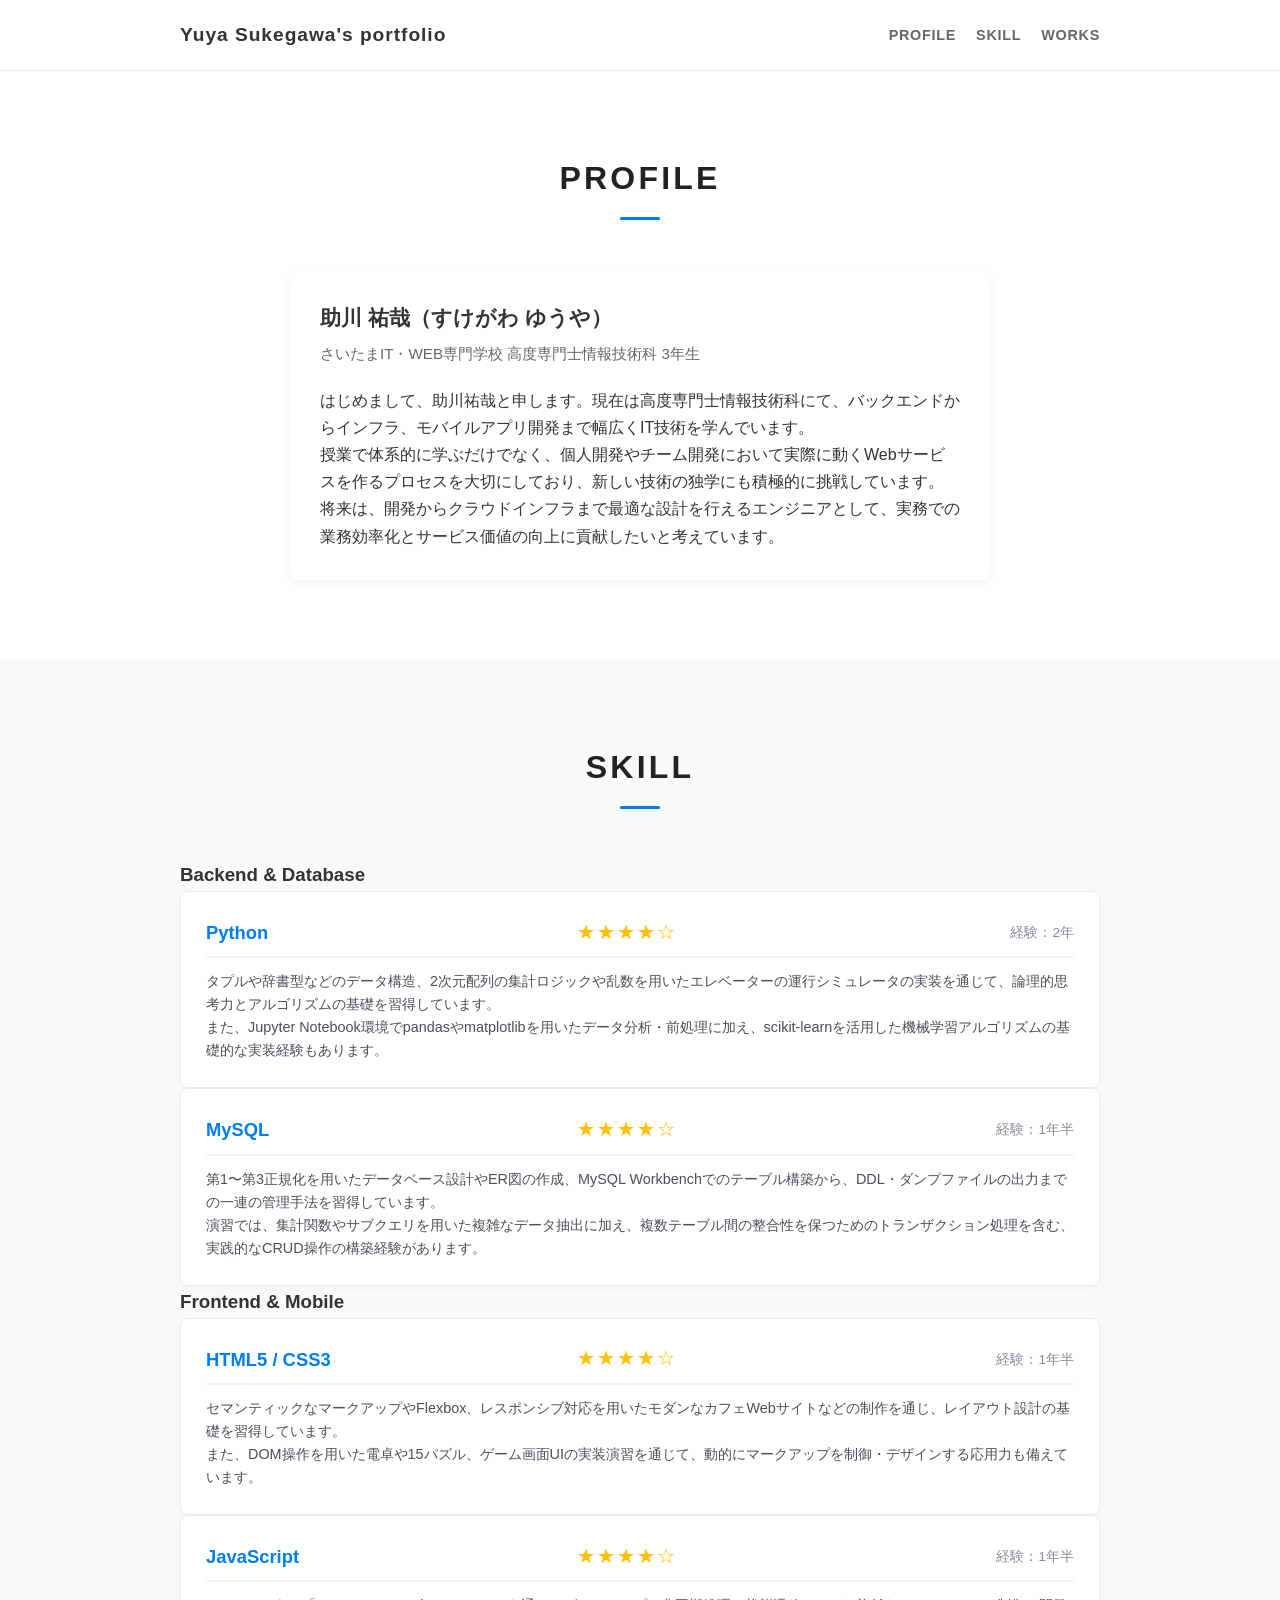
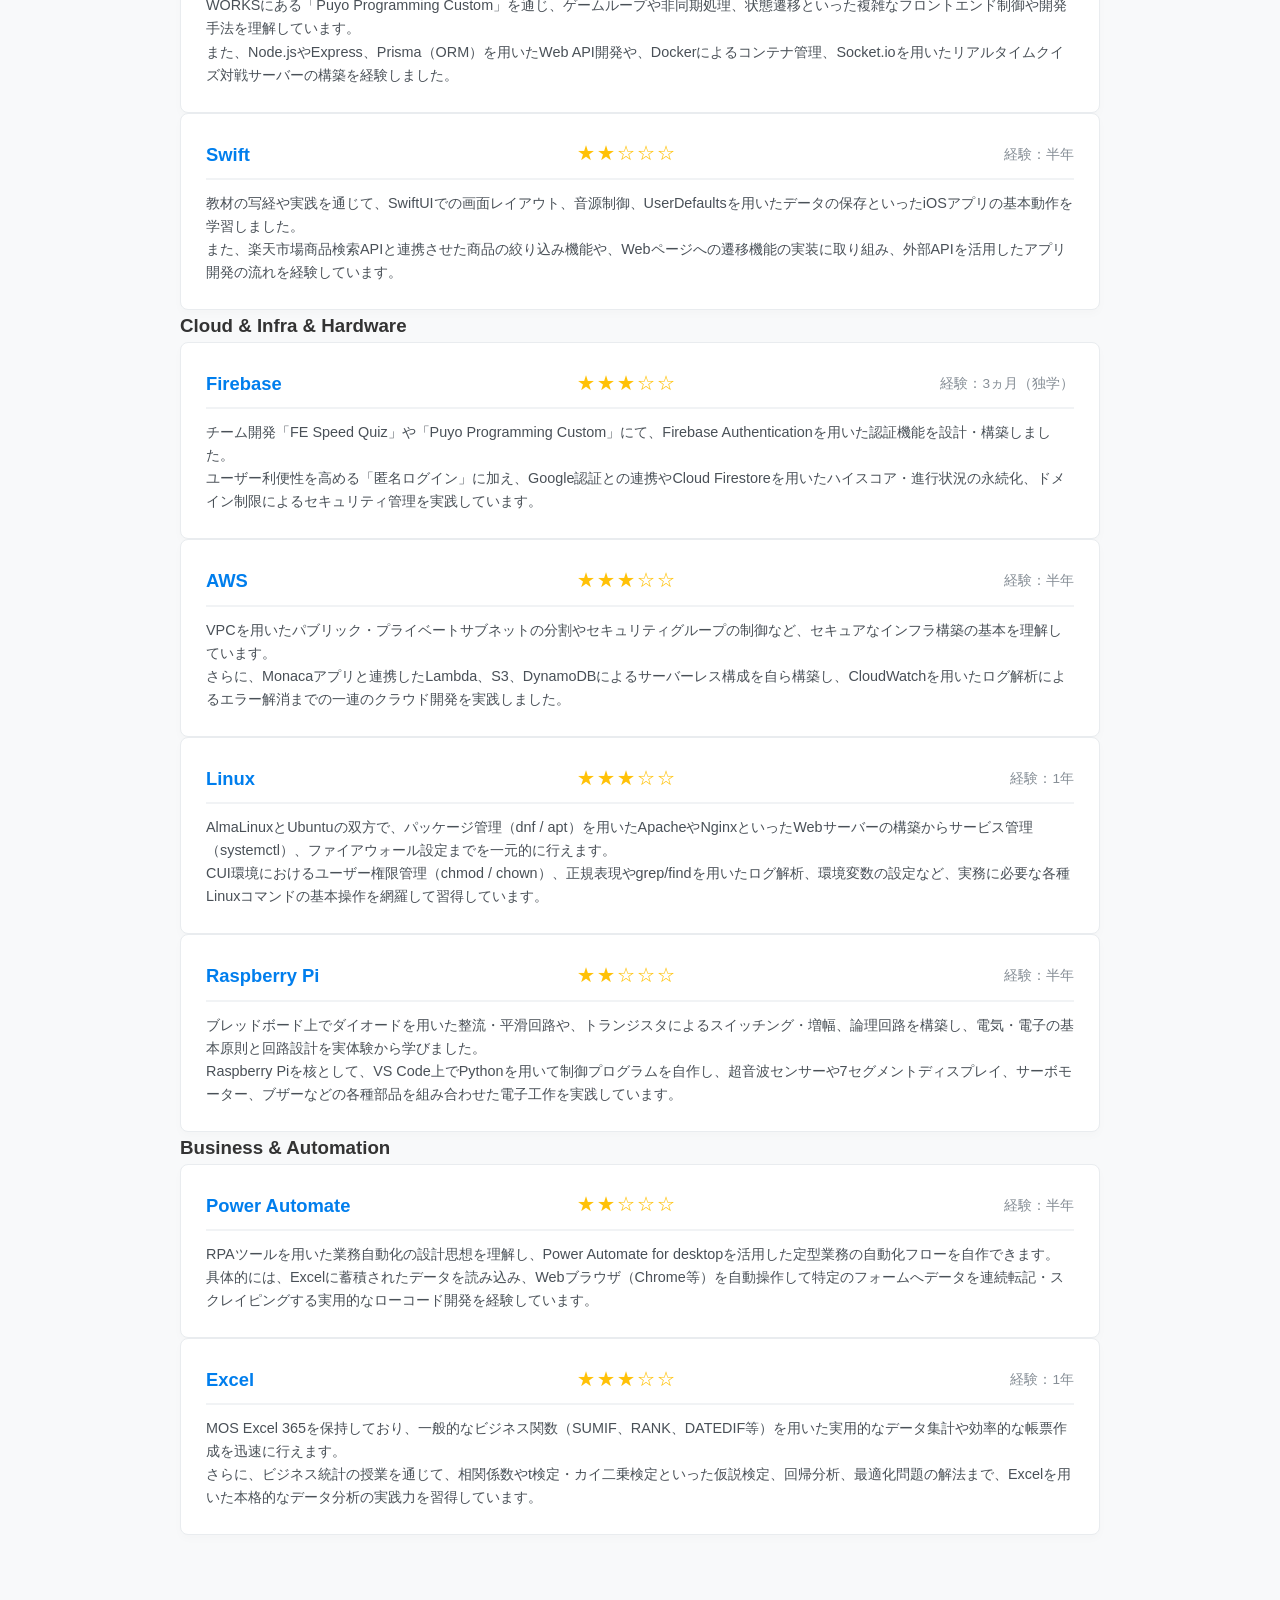
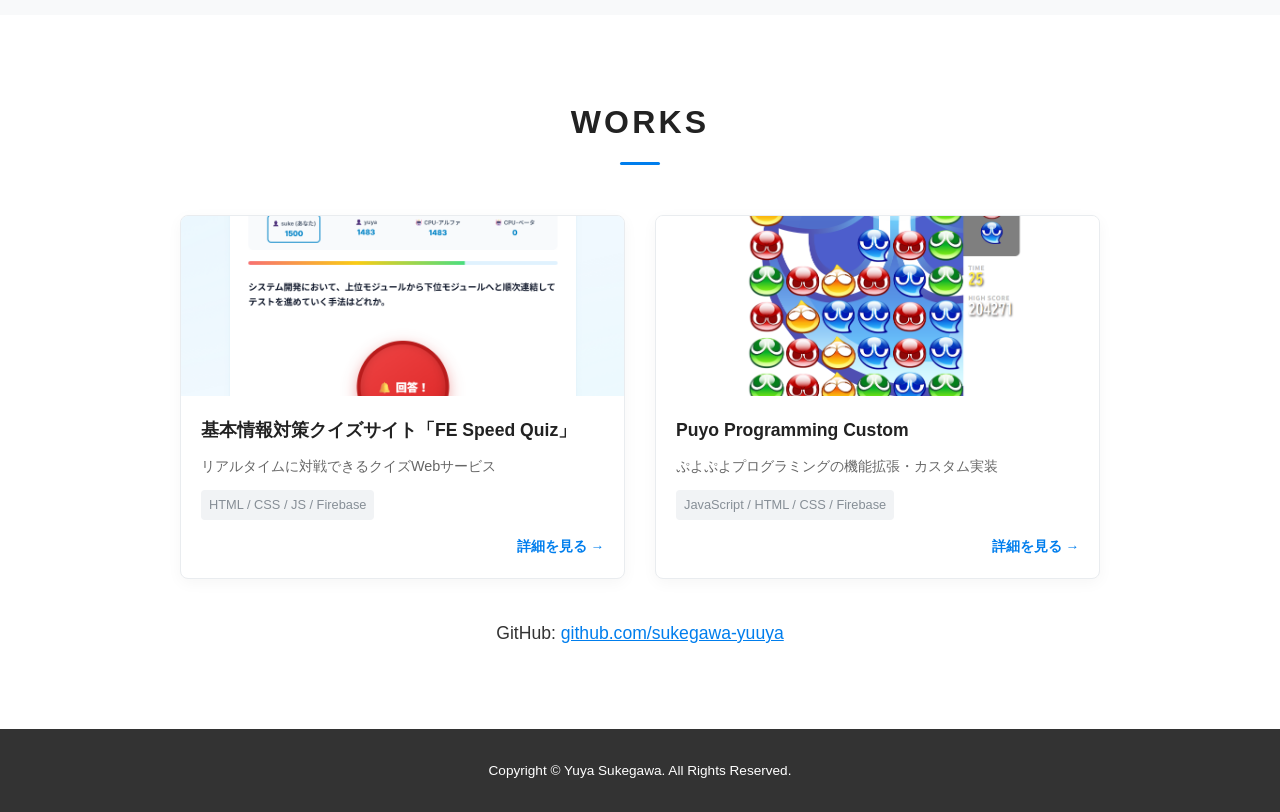
<file: index.html>
<!DOCTYPE html>
<html lang="ja">
<head>
    <meta charset="UTF-8">
    <meta name="viewport" content="width=device-width, initial-scale=1.0">
    <title>助川 祐哉 | Portfolio</title>
    <link rel="stylesheet" href="style.css">
</head>
<body>

    <header>
        <div class="header-container">
            <div class="logo">Yuya Sukegawa's portfolio</div>
            <nav>
                <ul>
                    <li><a href="#profile">PROFILE</a></li>
                    <li><a href="#skill">SKILL</a></li>
                    <li><a href="#works">WORKS</a></li>
                </ul>
            </nav>
        </div>
    </header>

    <main>
        <!-- 1. PROFILE -->
        <section id="profile" class="section">
            <div class="container">
                <h2>PROFILE</h2>
                <div class="profile-content">
                    <p class="profile-name"><strong>助川 祐哉（すけがわ ゆうや）</strong></p>
                    <p class="profile-school">さいたまIT・WEB専門学校 高度専門士情報技術科 3年生</p>
                    <p class="profile-text">
                        はじめまして、助川祐哉と申します。現在は高度専門士情報技術科にて、バックエンドからインフラ、モバイルアプリ開発まで幅広くIT技術を学んでいます。<br>
                        授業で体系的に学ぶだけでなく、個人開発やチーム開発において実際に動くWebサービスを作るプロセスを大切にしており、新しい技術の独学にも積極的に挑戦しています。<br>
                        将来は、開発からクラウドインフラまで最適な設計を行えるエンジニアとして、実務での業務効率化とサービス価値の向上に貢献したいと考えています。
                </div>
            </div>
        </section>

        <!-- 2. SKILL -->
        <section id="skill" class="section">
            <div class="container">
                <h2>SKILL</h2>
                
                <div class="skill-category">
                    <h3>Backend & Database</h3>
                    
                    <div class="skill-card">
                        <div class="skill-header">
                            <span class="skill-name">Python</span>
                            <span class="skill-rate">★★★★☆</span>
                            <span class="skill-period">経験：2年</span>
                        </div>
                        <p class="skill-desc">
                            タプルや辞書型などのデータ構造、2次元配列の集計ロジックや乱数を用いたエレベーターの運行シミュレータの実装を通じて、論理的思考力とアルゴリズムの基礎を習得しています。<br>
                            また、Jupyter Notebook環境でpandasやmatplotlibを用いたデータ分析・前処理に加え、scikit-learnを活用した機械学習アルゴリズムの基礎的な実装経験もあります。
                        </p>
                    </div>
                    
                    <div class="skill-card">
                        <div class="skill-header">
                            <span class="skill-name">MySQL</span>
                            <span class="skill-rate">★★★★☆</span>
                            <span class="skill-period">経験：1年半</span>
                        </div>
                        <p class="skill-desc">
                            第1〜第3正規化を用いたデータベース設計やER図の作成、MySQL Workbenchでのテーブル構築から、DDL・ダンプファイルの出力までの一連の管理手法を習得しています。<br>
                            演習では、集計関数やサブクエリを用いた複雑なデータ抽出に加え、複数テーブル間の整合性を保つためのトランザクション処理を含む、実践的なCRUD操作の構築経験があります。
                        </p>
                    </div>
                </div>

                <div class="skill-category">
                    <h3>Frontend & Mobile</h3>
                    
                    <div class="skill-card">
                        <div class="skill-header">
                            <span class="skill-name">HTML5 / CSS3</span>
                            <span class="skill-rate">★★★★☆</span>
                            <span class="skill-period">経験：1年半</span>
                        </div>
                        <p class="skill-desc">
                            セマンティックなマークアップやFlexbox、レスポンシブ対応を用いたモダンなカフェWebサイトなどの制作を通じ、レイアウト設計の基礎を習得しています。<br>
                            また、DOM操作を用いた電卓や15パズル、ゲーム画面UIの実装演習を通じて、動的にマークアップを制御・デザインする応用力も備えています。
                        </p>
                    </div>

                    <div class="skill-card">
                        <div class="skill-header">
                            <span class="skill-name">JavaScript</span>
                            <span class="skill-rate">★★★★☆</span>
                            <span class="skill-period">経験：1年半</span>
                        </div>
                        <p class="skill-desc">
                            WORKSにある「Puyo Programming Custom」を通じ、ゲームループや非同期処理、状態遷移といった複雑なフロントエンド制御や開発手法を理解しています。<br>
                            また、Node.jsやExpress、Prisma（ORM）を用いたWeb API開発や、Dockerによるコンテナ管理、Socket.ioを用いたリアルタイムクイズ対戦サーバーの構築を経験しました。
                        </p>
                    </div>

                    <div class="skill-card">
                        <div class="skill-header">
                            <span class="skill-name">Swift</span>
                            <span class="skill-rate">★★☆☆☆</span>
                            <span class="skill-period">経験：半年</span>
                        </div>
                        <p class="skill-desc">
                            教材の写経や実践を通じて、SwiftUIでの画面レイアウト、音源制御、UserDefaultsを用いたデータの保存といったiOSアプリの基本動作を学習しました。<br>
                            また、楽天市場商品検索APIと連携させた商品の絞り込み機能や、Webページへの遷移機能の実装に取り組み、外部APIを活用したアプリ開発の流れを経験しています。
                        </p>
                    </div>
                </div>

                <div class="skill-category">
                    <h3>Cloud & Infra & Hardware</h3>

                    <div class="skill-card">
                        <div class="skill-header">
                            <span class="skill-name">Firebase</span>
                            <span class="skill-rate">★★★☆☆</span>
                            <span class="skill-period">経験：3ヵ月（独学）</span>
                        </div>
                        <p class="skill-desc">
                            チーム開発「FE Speed Quiz」や「Puyo Programming Custom」にて、Firebase Authenticationを用いた認証機能を設計・構築しました。<br>
                            ユーザー利便性を高める「匿名ログイン」に加え、Google認証との連携やCloud Firestoreを用いたハイスコア・進行状況の永続化、ドメイン制限によるセキュリティ管理を実践しています。
                        </p>
                    </div>

                    <div class="skill-card">
                        <div class="skill-header">
                            <span class="skill-name">AWS</span>
                            <span class="skill-rate">★★★☆☆</span>
                            <span class="skill-period">経験：半年</span>
                        </div>
                        <p class="skill-desc">
                            VPCを用いたパブリック・プライベートサブネットの分割やセキュリティグループの制御など、セキュアなインフラ構築の基本を理解しています。<br>
                            さらに、Monacaアプリと連携したLambda、S3、DynamoDBによるサーバーレス構成を自ら構築し、CloudWatchを用いたログ解析によるエラー解消までの一連のクラウド開発を実践しました。
                        </p>
                    </div>

                    <div class="skill-card">
                        <div class="skill-header">
                            <span class="skill-name">Linux</span>
                            <span class="skill-rate">★★★☆☆</span>
                            <span class="skill-period">経験：1年</span>
                        </div>
                        <p class="skill-desc">
                            AlmaLinuxとUbuntuの双方で、パッケージ管理（dnf / apt）を用いたApacheやNginxといったWebサーバーの構築からサービス管理（systemctl）、ファイアウォール設定までを一元的に行えます。<br>
                            CUI環境におけるユーザー権限管理（chmod / chown）、正規表現やgrep/findを用いたログ解析、環境変数の設定など、実務に必要な各種Linuxコマンドの基本操作を網羅して習得しています。
                        </p>
                    </div>

                    <div class="skill-card">
                        <div class="skill-header">
                            <span class="skill-name">Raspberry Pi</span>
                            <span class="skill-rate">★★☆☆☆</span>
                            <span class="skill-period">経験：半年</span>
                        </div>
                        <p class="skill-desc">
                            ブレッドボード上でダイオードを用いた整流・平滑回路や、トランジスタによるスイッチング・増幅、論理回路を構築し、電気・電子の基本原則と回路設計を実体験から学びました。<br>
                            Raspberry Piを核として、VS Code上でPythonを用いて制御プログラムを自作し、超音波センサーや7セグメントディスプレイ、サーボモーター、ブザーなどの各種部品を組み合わせた電子工作を実践しています。
                        </p>
                    </div>
                </div>

                <div class="skill-category">
                    <h3>Business & Automation</h3>

                    <div class="skill-card">
                        <div class="skill-header">
                            <span class="skill-name">Power Automate</span>
                            <span class="skill-rate">★★☆☆☆</span>
                            <span class="skill-period">経験：半年</span>
                        </div>
                        <p class="skill-desc">
                            RPAツールを用いた業務自動化の設計思想を理解し、Power Automate for desktopを活用した定型業務の自動化フローを自作できます。<br>
                            具体的には、Excelに蓄積されたデータを読み込み、Webブラウザ（Chrome等）を自動操作して特定のフォームへデータを連続転記・スクレイピングする実用的なローコード開発を経験しています。
                        </p>
                    </div>

                    <div class="skill-card">
                        <div class="skill-header">
                            <span class="skill-name">Excel</span>
                            <span class="skill-rate">★★★☆☆</span>
                            <span class="skill-period">経験：1年</span>
                        </div>
                        <p class="skill-desc">
                            MOS Excel 365を保持しており、一般的なビジネス関数（SUMIF、RANK、DATEDIF等）を用いた実用的なデータ集計や効率的な帳票作成を迅速に行えます。<br>
                            さらに、ビジネス統計の授業を通じて、相関係数やt検定・カイ二乗検定といった仮説検定、回帰分析、最適化問題の解法まで、Excelを用いた本格的なデータ分析の実践力を習得しています。
                        </p>
                    </div>
                </div>

            </div>
        </section>

        <!-- 3. WORKS -->
        <section id="works" class="section">
            <div class="container">
                <h2>WORKS</h2>
                
                <div class="works-grid">

                    <a href="works/quiz.html" class="work-card-link">
                        <div class="work-card">
                            <div class="work-image-container">
                                <img src="images/quiz.png" alt="基本情報対策クイズサイト FE Speed Quiz">
                            </div>
                            <div class="work-info-summary">
                                <h3>基本情報対策クイズサイト「FE Speed Quiz」</h3>
                                <p class="work-lead-text">リアルタイムに対戦できるクイズWebサービス</p>
                                <p class="work-tags">HTML / CSS / JS / Firebase</p>
                                <span class="more-link">詳細を見る →</span>
                            </div>
                        </div>
                    </a>

                    <a href="works/puyo.html" class="work-card-link">
                        <div class="work-card">
                            <div class="work-image-container">
                                <img src="images/puyo.png" alt="Puyo Programming Custom">
                            </div>
                            <div class="work-info-summary">
                                <h3>Puyo Programming Custom</h3>
                                <p class="work-lead-text">ぷよぷよプログラミングの機能拡張・カスタム実装</p>
                                <p class="work-tags">JavaScript / HTML / CSS / Firebase</p>
                                <span class="more-link">詳細を見る →</span>
                            </div>
                        </div>
                    </a>

                </div>
                
                <!-- GitHubリンク -->
                <div class="works-github" style="text-align: center; margin-top: 40px; font-size: 1.1rem;">
                    <p>GitHub: <a href="https://github.com/sukegawa-yuuya" target="_blank" style="color: #007eed; text-decoration: underline;">github.com/sukegawa-yuuya</a></p>
                </div>
            </div>
        </section>
    </main>

    <footer>
        <div class="container">
            <p>Copyright &copy; Yuya Sukegawa. All Rights Reserved.</p>
        </div>
    </footer>

</body>
</html>
</file>
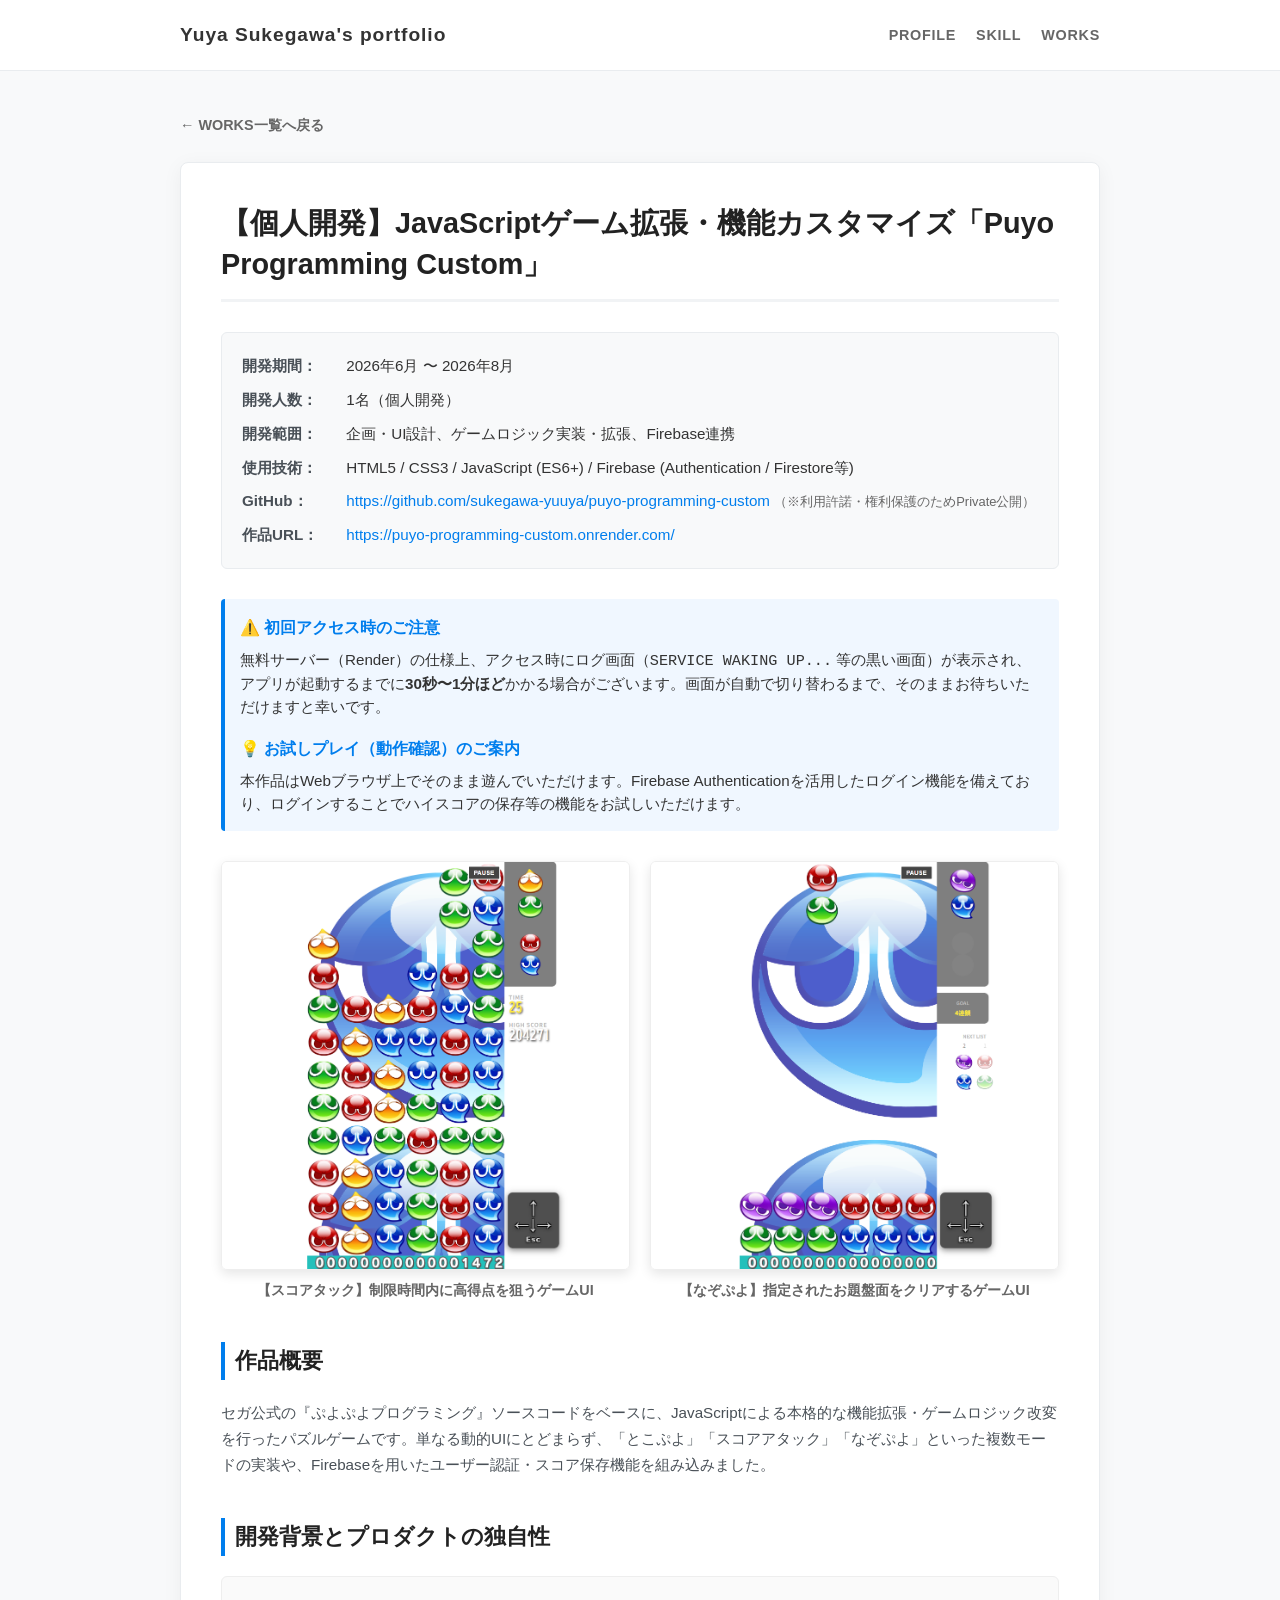
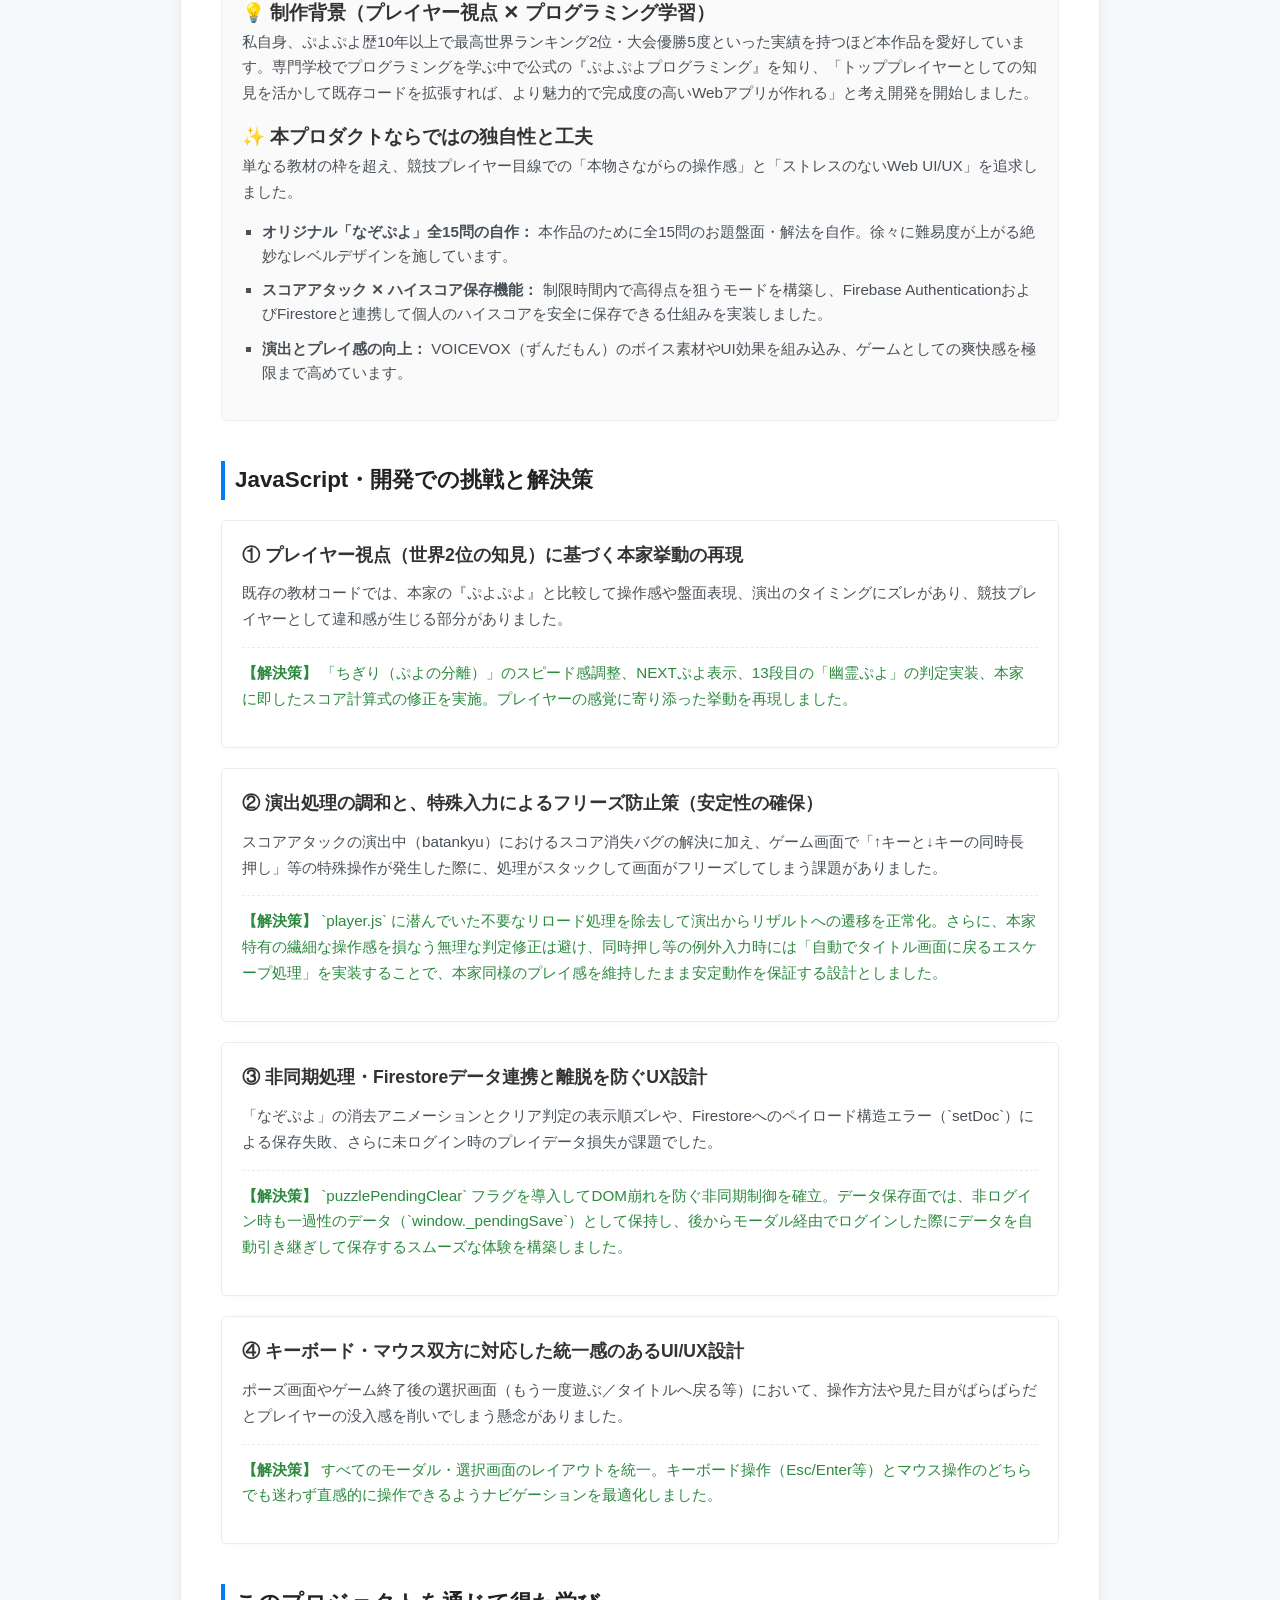
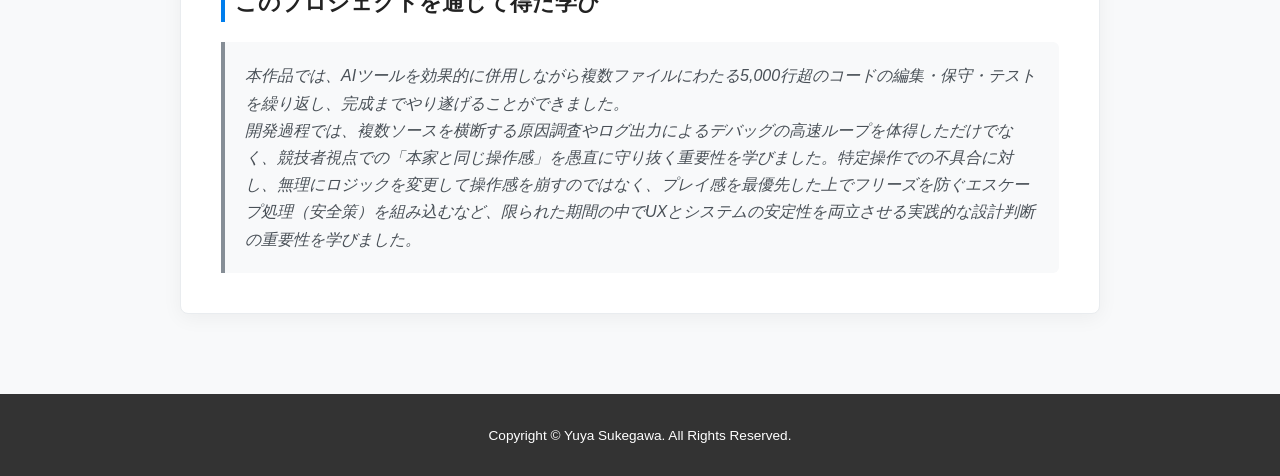
<file: works/puyo.html>
<!DOCTYPE html>
<html lang="ja">
<head>
    <meta charset="UTF-8">
    <meta name="viewport" content="width=device-width, initial-scale=1.0">
    <title>Puyo Programming Custom 詳細 | 助川 祐哉</title>
    <link rel="stylesheet" href="../style.css">
</head>
<body>

    <header>
        <div class="header-container">
            <div class="logo">Yuya Sukegawa's portfolio</div>
            <nav>
                <ul>
                    <li><a href="../index.html#profile">PROFILE</a></li>
                    <li><a href="../index.html#skill">SKILL</a></li>
                    <li><a href="../index.html#works">WORKS</a></li>
                </ul>
            </nav>
        </div>
    </header>

    <main class="detail-main">
        <div class="container">
            <a href="../index.html#works" class="back-btn">← WORKS一覧へ戻る</a>

            <article class="work-detail">
                <h1 class="detail-title">【個人開発】JavaScriptゲーム拡張・機能カスタマイズ「Puyo Programming Custom」</h1>
                
                <div class="detail-meta">
                    <p><strong>開発期間：</strong> 2026年6月 〜 2026年8月</p>
                    <p><strong>開発人数：</strong> 1名（個人開発）</p>
                    <p><strong>開発範囲：</strong> 企画・UI設計、ゲームロジック実装・拡張、Firebase連携</p>
                    <p><strong>使用技術：</strong> HTML5 / CSS3 / JavaScript (ES6+) / Firebase (Authentication / Firestore等)</p>
                    <p><strong>GitHub：</strong> <a href="https://github.com/sukegawa-yuuya/puyo-programming-custom" target="_blank">https://github.com/sukegawa-yuuya/puyo-programming-custom</a> <span style="font-size: 0.85em; color: #666;">（※利用許諾・権利保護のためPrivate公開）</span></p>
                    <p><strong>作品URL：</strong> <a href="https://puyo-programming-custom.onrender.com/" target="_blank">https://puyo-programming-custom.onrender.com/</a></p>
                </div>

                <div class="detail-notice" style="background-color: #f0f7ff; border-left: 4px solid #007eed; padding: 15px; margin: 20px 0; border-radius: 4px;">
                    <p style="margin: 0; font-weight: bold; color: #007eed;">⚠️ 初回アクセス時のご注意</p>
                    <p style="margin: 8px 0 16px 0; font-size: 0.95rem; line-height: 1.5;">
                        無料サーバー（Render）の仕様上、アクセス時にログ画面（<code>SERVICE WAKING UP...</code> 等の黒い画面）が表示され、アプリが起動するまでに<strong>30秒〜1分ほど</strong>かかる場合がございます。画面が自動で切り替わるまで、そのままお待ちいただけますと幸いです。
                    </p>

                    <p style="margin: 0; font-weight: bold; color: #007eed;">💡 お試しプレイ（動作確認）のご案内</p>
                    <p style="margin: 8px 0 0 0; font-size: 0.95rem; line-height: 1.5;">
                        本作品はWebブラウザ上でそのまま遊んでいただけます。Firebase Authenticationを活用したログイン機能を備えており、ログインすることでハイスコアの保存等の機能をお試しいただけます。
                    </p>
                </div>

                <div class="detail-images-container" style="display: flex; gap: 20px; margin: 30px 0; flex-wrap: wrap;">
                    <div class="image-box" style="flex: 1; min-width: 300px; text-align: center;">
                        <img src="../images/sukoata.png" alt="スコアタック画面" style="width: 100%; border-radius: 6px; box-shadow: 0 4px 12px rgba(0,0,0,0.1); border: 1px solid #eee;">
                        <p style="margin-top: 8px; font-size: 0.9rem; color: #666; font-weight: bold;">【スコアタック】制限時間内に高得点を狙うゲームUI</p>
                    </div>
                    <div class="image-box" style="flex: 1; min-width: 300px; text-align: center;">
                        <img src="../images/nazopuyo.png" alt="なぞぷよ画面" style="width: 100%; border-radius: 6px; box-shadow: 0 4px 12px rgba(0,0,0,0.1); border: 1px solid #eee;">
                        <p style="margin-top: 8px; font-size: 0.9rem; color: #666; font-weight: bold;">【なぞぷよ】指定されたお題盤面をクリアするゲームUI</p>
                    </div>
                </div>

                <div class="detail-section">
                    <h2>作品概要</h2>
                    <p>セガ公式の『ぷよぷよプログラミング』ソースコードをベースに、JavaScriptによる本格的な機能拡張・ゲームロジック改変を行ったパズルゲームです。単なる動的UIにとどまらず、「とこぷよ」「スコアアタック」「なぞぷよ」といった複数モードの実装や、Firebaseを用いたユーザー認証・スコア保存機能を組み込みました。</p>
                </div>

                <div class="detail-section">
                    <h2>開発背景とプロダクトの独自性</h2>
                    <div class="detail-concept" style="background-color: #fafafa; padding: 20px; border-radius: 6px; border: 1px solid #eee;">
                        <h3>💡 制作背景（プレイヤー視点 ✕ プログラミング学習）</h3>
                        <p>私自身、ぷよぷよ歴10年以上で最高世界ランキング2位・大会優勝5度といった実績を持つほど本作品を愛好しています。専門学校でプログラミングを学ぶ中で公式の『ぷよぷよプログラミング』を知り、「トッププレイヤーとしての知見を活かして既存コードを拡張すれば、より魅力的で完成度の高いWebアプリが作れる」と考え開発を開始しました。</p>
                        
                        <h3>✨ 本プロダクトならではの独自性と工夫</h3>
                        <p>単なる教材の枠を超え、競技プレイヤー目線での「本物さながらの操作感」と「ストレスのないWeb UI/UX」を追求しました。</p>
                        <ul>
                            <li><strong>オリジナル「なぞぷよ」全15問の自作：</strong> 本作品のために全15問のお題盤面・解法を自作。徐々に難易度が上がる絶妙なレベルデザインを施しています。</li>
                            <li><strong>スコアアタック ✕ ハイスコア保存機能：</strong> 制限時間内で高得点を狙うモードを構築し、Firebase AuthenticationおよびFirestoreと連携して個人のハイスコアを安全に保存できる仕組みを実装しました。</li>
                            <li><strong>演出とプレイ感の向上：</strong> VOICEVOX（ずんだもん）のボイス素材やUI効果を組み込み、ゲームとしての爽快感を極限まで高めています。</li>
                        </ul>
                    </div>
                </div>

                <div class="detail-section">
                    <h2>JavaScript・開発での挑戦と解決策</h2>
                    
                    <div class="detail-card">
                        <h3>① プレイヤー視点（世界2位の知見）に基づく本家挙動の再現</h3>
                        <p>既存の教材コードでは、本家の『ぷよぷよ』と比較して操作感や盤面表現、演出のタイミングにズレがあり、競技プレイヤーとして違和感が生じる部分がありました。</p>
                        <p class="detail-solution"><strong>【解決策】</strong> 「ちぎり（ぷよの分離）」のスピード感調整、NEXTぷよ表示、13段目の「幽霊ぷよ」の判定実装、本家に即したスコア計算式の修正を実施。プレイヤーの感覚に寄り添った挙動を再現しました。</p>
                    </div>

                    <div class="detail-card">
                        <h3>② 演出処理の調和と、特殊入力によるフリーズ防止策（安定性の確保）</h3>
                        <p>スコアアタックの演出中（batankyu）におけるスコア消失バグの解決に加え、ゲーム画面で「↑キーと↓キーの同時長押し」等の特殊操作が発生した際に、処理がスタックして画面がフリーズしてしまう課題がありました。</p>
                        <p class="detail-solution"><strong>【解決策】</strong> `player.js` に潜んでいた不要なリロード処理を除去して演出からリザルトへの遷移を正常化。さらに、本家特有の繊細な操作感を損なう無理な判定修正は避け、同時押し等の例外入力時には「自動でタイトル画面に戻るエスケープ処理」を実装することで、本家同様のプレイ感を維持したまま安定動作を保証する設計としました。</p>
                    </div>

                    <div class="detail-card">
                        <h3>③ 非同期処理・Firestoreデータ連携と離脱を防ぐUX設計</h3>
                        <p>「なぞぷよ」の消去アニメーションとクリア判定の表示順ズレや、Firestoreへのペイロード構造エラー（`setDoc`）による保存失敗、さらに未ログイン時のプレイデータ損失が課題でした。</p>
                        <p class="detail-solution"><strong>【解決策】</strong> `puzzlePendingClear` フラグを導入してDOM崩れを防ぐ非同期制御を確立。データ保存面では、非ログイン時も一過性のデータ（`window._pendingSave`）として保持し、後からモーダル経由でログインした際にデータを自動引き継ぎして保存するスムーズな体験を構築しました。</p>
                    </div>

                    <div class="detail-card">
                        <h3>④ キーボード・マウス双方に対応した統一感のあるUI/UX設計</h3>
                        <p>ポーズ画面やゲーム終了後の選択画面（もう一度遊ぶ／タイトルへ戻る等）において、操作方法や見た目がばらばらだとプレイヤーの没入感を削いでしまう懸念がありました。</p>
                        <p class="detail-solution"><strong>【解決策】</strong> すべてのモーダル・選択画面のレイアウトを統一。キーボード操作（Esc/Enter等）とマウス操作のどちらでも迷わず直感的に操作できるようナビゲーションを最適化しました。</p>
                    </div>
                </div>

                <div class="detail-section">
                    <h2>このプロジェクトを通じて得た学び</h2>
                    <blockquote class="detail-quote">
                        本作品では、AIツールを効果的に併用しながら複数ファイルにわたる5,000行超のコードの編集・保守・テストを繰り返し、完成までやり遂げることができました。<br>
                        開発過程では、複数ソースを横断する原因調査やログ出力によるデバッグの高速ループを体得しただけでなく、競技者視点での「本家と同じ操作感」を愚直に守り抜く重要性を学びました。特定操作での不具合に対し、無理にロジックを変更して操作感を崩すのではなく、プレイ感を最優先した上でフリーズを防ぐエスケープ処理（安全策）を組み込むなど、限られた期間の中でUXとシステムの安定性を両立させる実践的な設計判断の重要性を学びました。
                    </blockquote>
                </div>
            </article>
        </div>
    </main>

    <footer>
        <div class="container">
            <p>Copyright &copy; Yuya Sukegawa. All Rights Reserved.</p>
        </div>
    </footer>

</body>
</html>
</file>
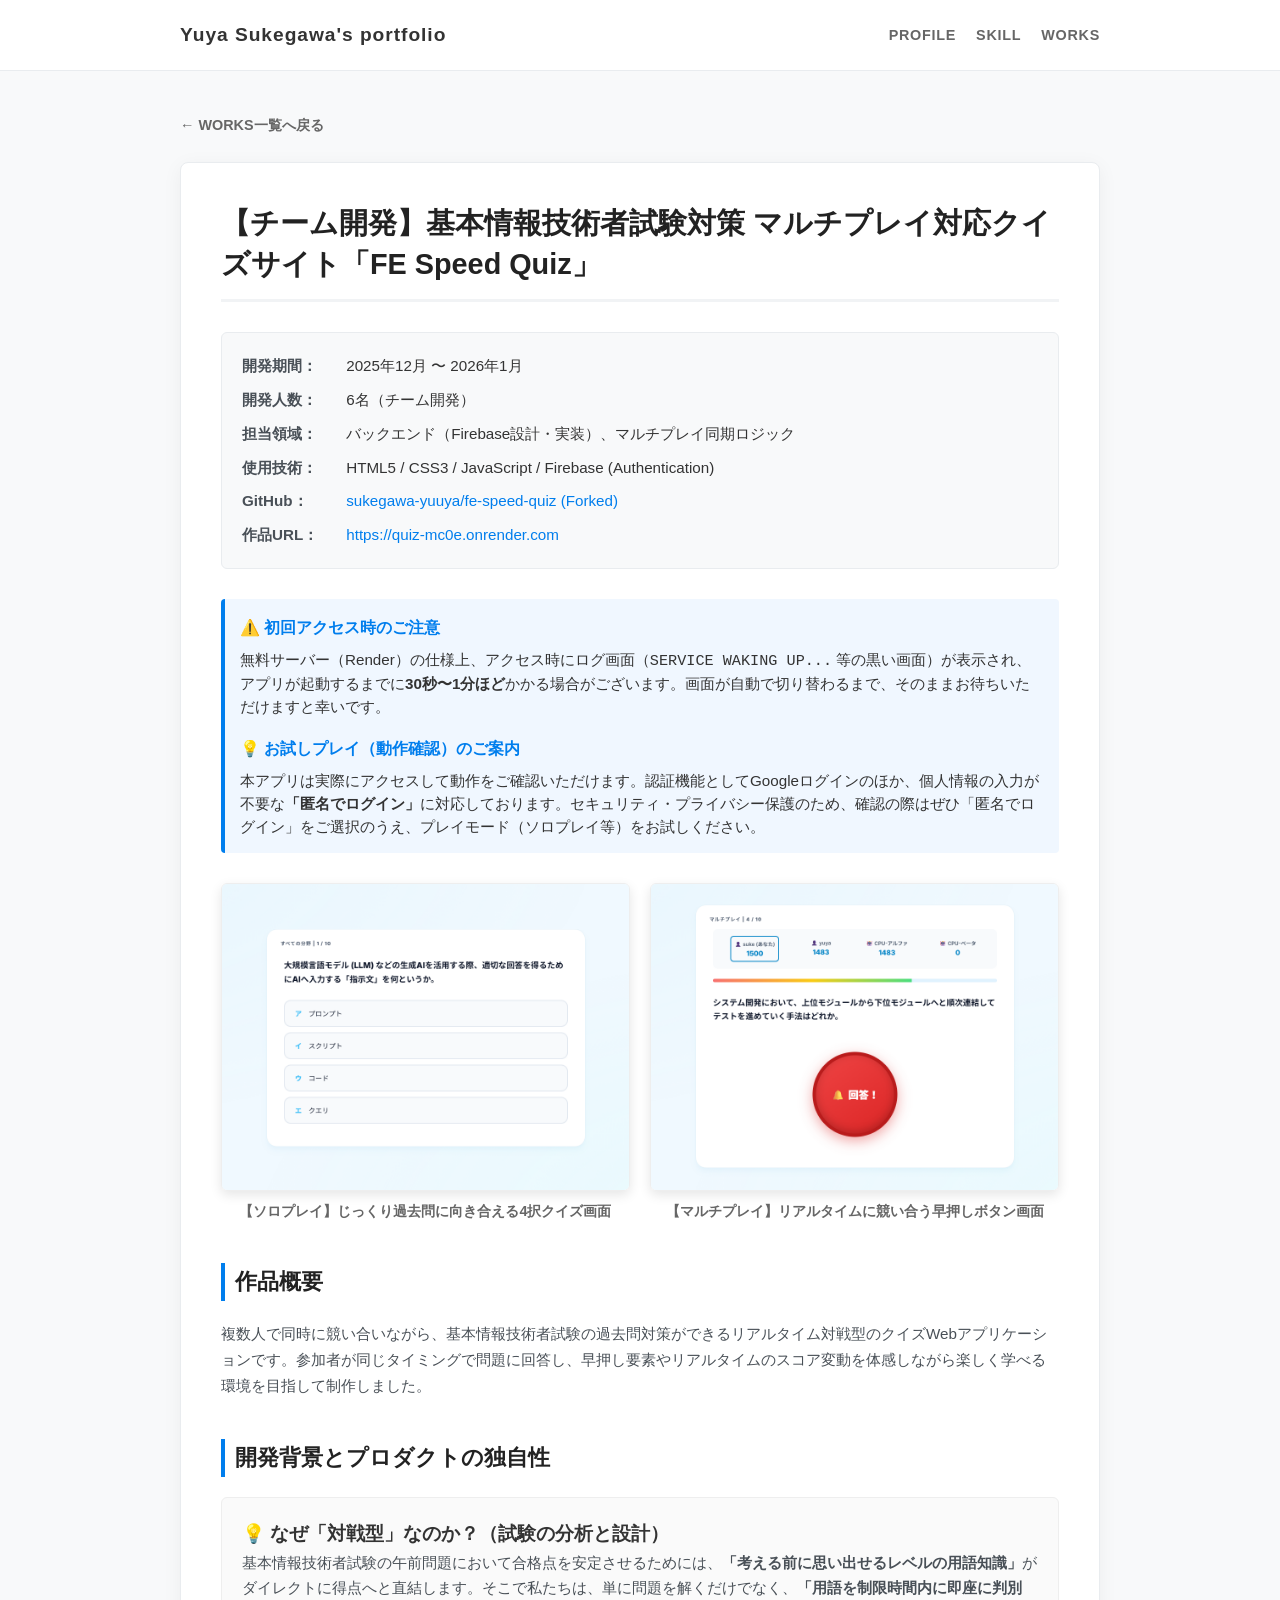
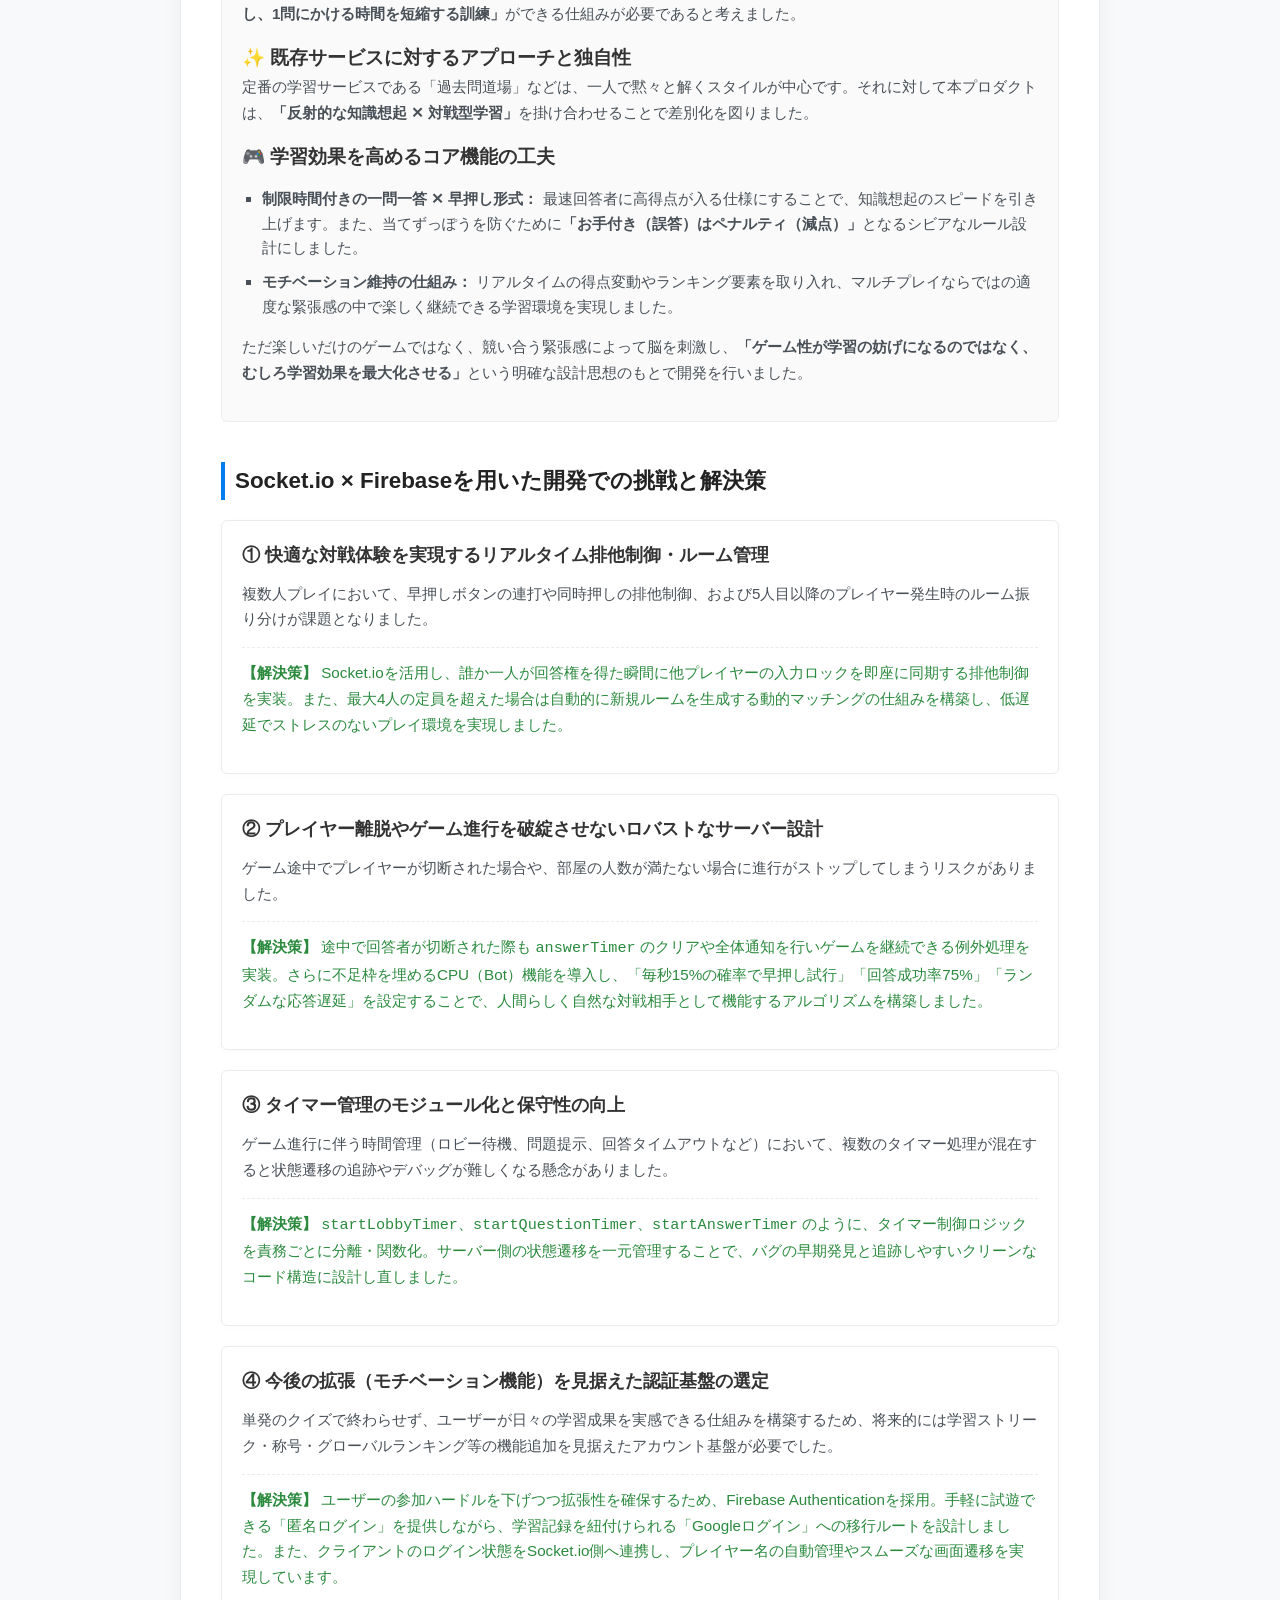
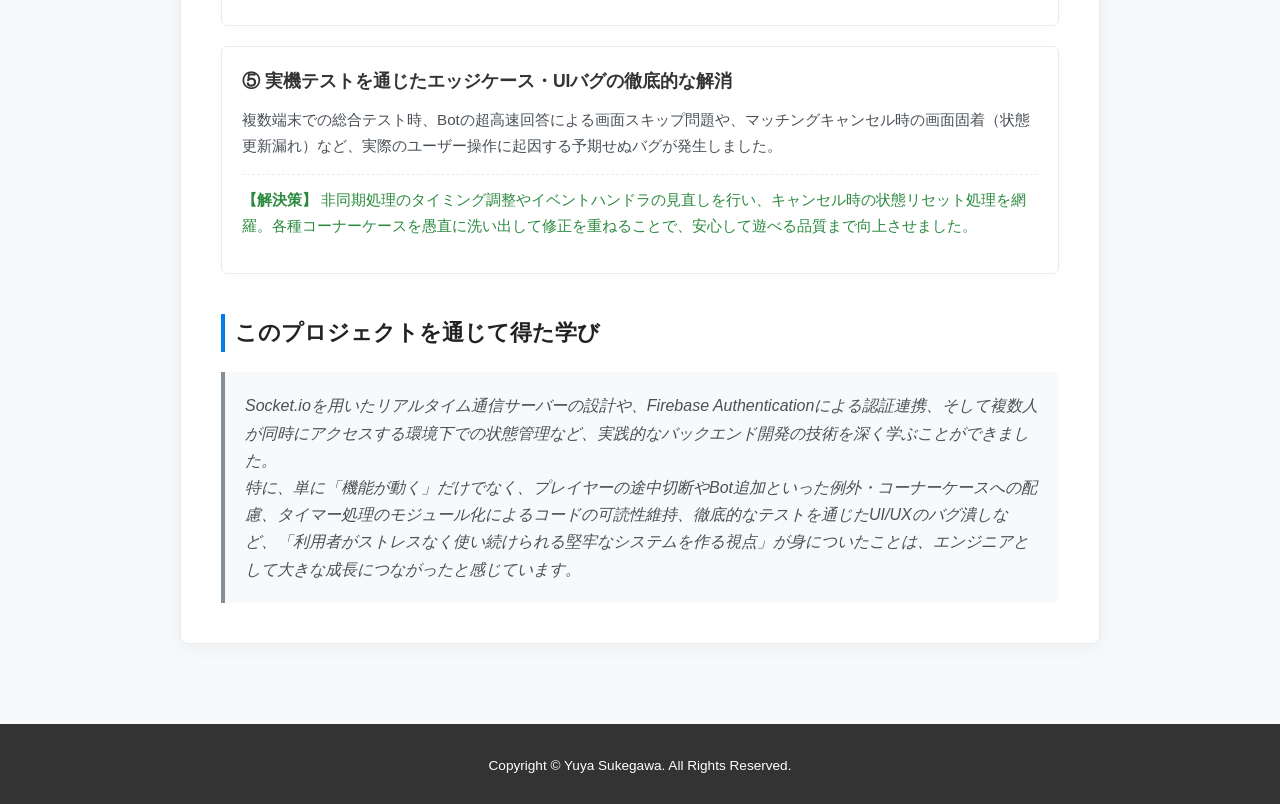
<file: works/quiz.html>
<!DOCTYPE html>
<html lang="ja">
<head>
    <meta charset="UTF-8">
    <meta name="viewport" content="width=device-width, initial-scale=1.0">
    <title>FE Speed Quiz 詳細 | 助川 祐哉</title>
    <link rel="stylesheet" href="../style.css">
</head>
<body>

    <header>
        <div class="header-container">
            <div class="logo">Yuya Sukegawa's portfolio</div>
            <nav>
                <ul>
                    <li><a href="../index.html#profile">PROFILE</a></li>
                    <li><a href="../index.html#skill">SKILL</a></li>
                    <li><a href="../index.html#works">WORKS</a></li>
                </ul>
            </nav>
        </div>
    </header>

    <main class="detail-main">
        <div class="container">
            <a href="../index.html#works" class="back-btn">← WORKS一覧へ戻る</a>

            <article class="work-detail">
                <h1 class="detail-title">【チーム開発】基本情報技術者試験対策 マルチプレイ対応クイズサイト「FE Speed Quiz」</h1>
                
                <div class="detail-meta">
                    <p><strong>開発期間：</strong> 2025年12月 〜 2026年1月</p>
                    <p><strong>開発人数：</strong> 6名（チーム開発）</p>
                    <p><strong>担当領域：</strong> バックエンド（Firebase設計・実装）、マルチプレイ同期ロジック</p>
                    <p><strong>使用技術：</strong> HTML5 / CSS3 / JavaScript / Firebase (Authentication)</p>
                    <p><strong>GitHub：</strong> <a href="https://github.com/sukegawa-yuuya/fe-speed-quiz" target="_blank">sukegawa-yuuya/fe-speed-quiz (Forked)</a></p>
                    <p><strong>作品URL：</strong> <a href="https://quiz-mc0e.onrender.com" target="_blank">https://quiz-mc0e.onrender.com</a></p>
                </div>

                <div class="detail-notice" style="background-color: #f0f7ff; border-left: 4px solid #007eed; padding: 15px; margin: 20px 0; border-radius: 4px;">
                    <p style="margin: 0; font-weight: bold; color: #007eed;">⚠️ 初回アクセス時のご注意</p>
                    <p style="margin: 8px 0 16px 0; font-size: 0.95rem; line-height: 1.5;">
                        無料サーバー（Render）の仕様上、アクセス時にログ画面（<code>SERVICE WAKING UP...</code> 等の黒い画面）が表示され、アプリが起動するまでに<strong>30秒〜1分ほど</strong>かかる場合がございます。画面が自動で切り替わるまで、そのままお待ちいただけますと幸いです。
                    </p>

                    <p style="margin: 0; font-weight: bold; color: #007eed;">💡 お試しプレイ（動作確認）のご案内</p>
                    <p style="margin: 8px 0 0 0; font-size: 0.95rem; line-height: 1.5;">
                        本アプリは実際にアクセスして動作をご確認いただけます。認証機能としてGoogleログインのほか、個人情報の入力が不要な<strong>「匿名でログイン」</strong>に対応しております。セキュリティ・プライバシー保護のため、確認の際はぜひ「匿名でログイン」をご選択のうえ、プレイモード（ソロプレイ等）をお試しください。
                    </p>
                </div>

                <div class="detail-images-container" style="display: flex; gap: 20px; margin: 30px 0; flex-wrap: wrap;">
                    <div class="image-box" style="flex: 1; min-width: 300px; text-align: center;">
                        <img src="../images/solo.png" alt="ソロプレイ画面" style="width: 100%; border-radius: 6px; box-shadow: 0 4px 12px rgba(0,0,0,0.1); border: 1px solid #eee;">
                        <p style="margin-top: 8px; font-size: 0.9rem; color: #666; font-weight: bold;">【ソロプレイ】じっくり過去問に向き合える4択クイズ画面</p>
                    </div>
                    <div class="image-box" style="flex: 1; min-width: 300px; text-align: center;">
                        <img src="../images/multi.png" alt="マルチプレイ画面" style="width: 100%; border-radius: 6px; box-shadow: 0 4px 12px rgba(0,0,0,0.1); border: 1px solid #eee;">
                        <p style="margin-top: 8px; font-size: 0.9rem; color: #666; font-weight: bold;">【マルチプレイ】リアルタイムに競い合う早押しボタン画面</p>
                    </div>
                </div>

                <div class="detail-section">
                    <h2>作品概要</h2>
                    <p>複数人で同時に競い合いながら、基本情報技術者試験の過去問対策ができるリアルタイム対戦型のクイズWebアプリケーションです。参加者が同じタイミングで問題に回答し、早押し要素やリアルタイムのスコア変動を体感しながら楽しく学べる環境を目指して制作しました。</p>
                </div>

                <div class="detail-section">
                    <h2>開発背景とプロダクトの独自性</h2>
                    <div class="detail-concept" style="background-color: #fafafa; padding: 20px; border-radius: 6px; border: 1px solid #eee;">
                        <h3>💡 なぜ「対戦型」なのか？（試験の分析と設計）</h3>
                        <p>基本情報技術者試験の午前問題において合格点を安定させるためには、<strong>「考える前に思い出せるレベルの用語知識」</strong>がダイレクトに得点へと直結します。そこで私たちは、単に問題を解くだけでなく、<strong>「用語を制限時間内に即座に判別し、1問にかける時間を短縮する訓練」</strong>ができる仕組みが必要であると考えました。</p>
                        
                        <h3>✨ 既存サービスに対するアプローチと独自性</h3>
                        <p>定番の学習サービスである「過去問道場」などは、一人で黙々と解くスタイルが中心です。それに対して本プロダクトは、<strong>「反射的な知識想起 ✕ 対戦型学習」</strong>を掛け合わせることで差別化を図りました。</p>
                        
                        <h3>🎮 学習効果を高めるコア機能の工夫</h3>
                        <ul>
                            <li><strong>制限時間付きの一問一答 ✕ 早押し形式：</strong> 最速回答者に高得点が入る仕様にすることで、知識想起のスピードを引き上げます。また、当てずっぽうを防ぐために<strong>「お手付き（誤答）はペナルティ（減点）」</strong>となるシビアなルール設計にしました。</li>
                            <li><strong>モチベーション維持の仕組み：</strong> リアルタイムの得点変動やランキング要素を取り入れ、マルチプレイならではの適度な緊張感の中で楽しく継続できる学習環境を実現しました。</li>
                        </ul>
                        <p style="margin-top: 15px;">ただ楽しいだけのゲームではなく、競い合う緊張感によって脳を刺激し、<strong>「ゲーム性が学習の妨げになるのではなく、むしろ学習効果を最大化させる」</strong>という明確な設計思想のもとで開発を行いました。</p>
                    </div>
                </div>

<div class="detail-section">
                    <h2>Socket.io × Firebaseを用いた開発での挑戦と解決策</h2>
                    
                    <div class="detail-card">
                        <h3>① 快適な対戦体験を実現するリアルタイム排他制御・ルーム管理</h3>
                        <p>複数人プレイにおいて、早押しボタンの連打や同時押しの排他制御、および5人目以降のプレイヤー発生時のルーム振り分けが課題となりました。</p>
                        <p class="detail-solution"><strong>【解決策】</strong> Socket.ioを活用し、誰か一人が回答権を得た瞬間に他プレイヤーの入力ロックを即座に同期する排他制御を実装。また、最大4人の定員を超えた場合は自動的に新規ルームを生成する動的マッチングの仕組みを構築し、低遅延でストレスのないプレイ環境を実現しました。</p>
                    </div>

                    <div class="detail-card">
                        <h3>② プレイヤー離脱やゲーム進行を破綻させないロバストなサーバー設計</h3>
                        <p>ゲーム途中でプレイヤーが切断された場合や、部屋の人数が満たない場合に進行がストップしてしまうリスクがありました。</p>
                        <p class="detail-solution"><strong>【解決策】</strong> 途中で回答者が切断された際も <code>answerTimer</code> のクリアや全体通知を行いゲームを継続できる例外処理を実装。さらに不足枠を埋めるCPU（Bot）機能を導入し、「毎秒15%の確率で早押し試行」「回答成功率75%」「ランダムな応答遅延」を設定することで、人間らしく自然な対戦相手として機能するアルゴリズムを構築しました。</p>
                    </div>

                    <div class="detail-card">
                        <h3>③ タイマー管理のモジュール化と保守性の向上</h3>
                        <p>ゲーム進行に伴う時間管理（ロビー待機、問題提示、回答タイムアウトなど）において、複数のタイマー処理が混在すると状態遷移の追跡やデバッグが難しくなる懸念がありました。</p>
                        <p class="detail-solution"><strong>【解決策】</strong> <code>startLobbyTimer</code>、<code>startQuestionTimer</code>、<code>startAnswerTimer</code> のように、タイマー制御ロジックを責務ごとに分離・関数化。サーバー側の状態遷移を一元管理することで、バグの早期発見と追跡しやすいクリーンなコード構造に設計し直しました。</p>
                    </div>

                    <div class="detail-card">
                        <h3>④ 今後の拡張（モチベーション機能）を見据えた認証基盤の選定</h3>
                        <p>単発のクイズで終わらせず、ユーザーが日々の学習成果を実感できる仕組みを構築するため、将来的には学習ストリーク・称号・グローバルランキング等の機能追加を見据えたアカウント基盤が必要でした。</p>
                        <p class="detail-solution"><strong>【解決策】</strong> ユーザーの参加ハードルを下げつつ拡張性を確保するため、Firebase Authenticationを採用。手軽に試遊できる「匿名ログイン」を提供しながら、学習記録を紐付けられる「Googleログイン」への移行ルートを設計しました。また、クライアントのログイン状態をSocket.io側へ連携し、プレイヤー名の自動管理やスムーズな画面遷移を実現しています。</p>
                    </div>

                    <div class="detail-card">
                        <h3>⑤ 実機テストを通じたエッジケース・UIバグの徹底的な解消</h3>
                        <p>複数端末での総合テスト時、Botの超高速回答による画面スキップ問題や、マッチングキャンセル時の画面固着（状態更新漏れ）など、実際のユーザー操作に起因する予期せぬバグが発生しました。</p>
                        <p class="detail-solution"><strong>【解決策】</strong> 非同期処理のタイミング調整やイベントハンドラの見直しを行い、キャンセル時の状態リセット処理を網羅。各種コーナーケースを愚直に洗い出して修正を重ねることで、安心して遊べる品質まで向上させました。</p>
                    </div>
                </div>

                <div class="detail-section">
                    <h2>このプロジェクトを通じて得た学び</h2>
                    <blockquote class="detail-quote">
                        Socket.ioを用いたリアルタイム通信サーバーの設計や、Firebase Authenticationによる認証連携、そして複数人が同時にアクセスする環境下での状態管理など、実践的なバックエンド開発の技術を深く学ぶことができました。<br>
                        特に、単に「機能が動く」だけでなく、プレイヤーの途中切断やBot追加といった例外・コーナーケースへの配慮、タイマー処理のモジュール化によるコードの可読性維持、徹底的なテストを通じたUI/UXのバグ潰しなど、「利用者がストレスなく使い続けられる堅牢なシステムを作る視点」が身についたことは、エンジニアとして大きな成長につながったと感じています。
                    </blockquote>
                </div>
            </article>
        </div>
    </main>

    <footer>
        <div class="container">
            <p>Copyright &copy; Yuya Sukegawa. All Rights Reserved.</p>
        </div>
    </footer>

</body>
</html>
</file>
<file: style.css>
/* ==========================================================================
   1. 共通の基本設定（リセット & 全体デザイン）
   ========================================================================== */
* {
    box-sizing: border-box;
    margin: 0;
    padding: 0;
}

body {
    font-family: "Helvetica Neue", Arial, "Hiragino Kaku Gothic ProN", "Hiragino Sans", Meiryo, sans-serif;
    line-height: 1.7;
    color: #333333;
    background-color: #f8f9fa; /* 清潔感のある極めて薄いグレー */
}

a {
    color: #007eed; /* テーマカラーの青 */
    text-decoration: none;
    transition: color 0.3s ease;
}

a:hover {
    color: #0056b3;
    text-decoration: underline;
}

ul {
    list-style: none;
}

img {
    max-width: 100%;
    height: auto;
    vertical-align: middle;
}

.container {
    width: 100%;
    max-width: 960px; /* 読みやすい横幅 */
    margin: 0 auto;
    padding: 0 20px;
}

/* ==========================================================================
   2. ヘッダー・ナビゲーション
   ========================================================================== */
header {
    background-color: #ffffff;
    border-bottom: 1px solid #e9ecef;
    position: sticky;
    top: 0;
    z-index: 100;
}

.header-container {
    display: flex;
    justify-content: space-between;
    align-items: center;
    height: 70px;
    max-width: 960px;
    margin: 0 auto;
    padding: 0 20px;
}

.logo {
    font-size: 1.2rem;
    font-weight: bold;
    color: #333333;
    letter-spacing: 0.05em;
}

header nav ul {
    display: flex;
    gap: 20px;
}

header nav a {
    color: #666666;
    font-size: 0.9rem;
    font-weight: 600;
    letter-spacing: 0.05em;
}

header nav a:hover {
    color: #007eed;
    text-decoration: none;
}

/* ==========================================================================
   3. トップページ（index.html）用共通レイアウト
   ========================================================================== */
.section {
    padding: 80px 0;
    background-color: #ffffff;
}

/* セクションごとに背景色を交互に切り替えて見やすく */
.section:nth-of-type(even) {
    background-color: #f8f9fa;
}

.section h2 {
    font-size: 2rem;
    text-align: center;
    margin-bottom: 50px;
    letter-spacing: 0.1em;
    color: #222222;
    position: relative;
}

/* タイトルの下にシンプルな下線を引く */
.section h2::after {
    content: "";
    display: block;
    width: 40px;
    height: 3px;
    background-color: #007eed;
    margin: 12px auto 0;
    border-radius: 2px;
}

/* PROFILE */
.profile-content {
    max-width: 700px;
    margin: 0 auto;
    background: #ffffff;
    padding: 30px;
    border-radius: 8px;
    box-shadow: 0 4px 12px rgba(0, 0, 0, 0.04);
}

.profile-name {
    font-size: 1.3rem;
    margin-bottom: 5px;
}

.profile-school {
    color: #666666;
    font-size: 0.95rem;
    margin-bottom: 20px;
}

/* SKILL */
.skill-grid {
    display: grid;
    grid-template-columns: repeat(auto-fit, minmax(280px, 1fr));
    gap: 25px;
}

.skill-card {
    background: #ffffff;
    padding: 25px;
    border-radius: 8px;
    border: 1px solid #e9ecef;
    box-shadow: 0 4px 10px rgba(0, 0, 0, 0.02);
}

/* 親要素のFlex配置：全体の左右バランスを100%均等にする */
.skill-header {
    display: flex;
    justify-content: space-between; /* 左右に均等配置 */
    align-items: center;            /* 上下中央を揃える */
    margin-bottom: 12px;
    border-bottom: 2px solid #f1f3f5;
    padding-bottom: 8px;
    width: 100%;
}

/* 技術名（左側）：左端にぴったり合わせ、余白のバランスを取る */
.skill-name {
    font-size: 1.15rem;
    font-weight: bold;
    color: #007eed; /* テーマカラーの青 */
    width: 22%;     /* 45%に微調整 */
    text-align: left;
    white-space: nowrap;
    overflow: hidden;
    text-overflow: ellipsis;
}

/* 星評価（中央）：縦一列を揃えつつ、見やすい色合いに調整 */
.skill-rate {
    font-size: 1.1rem; /* 少し大きくして視認性アップ */
    color: #ffc107;    /* 獲得した★は鮮やかなゴールド */
    width: 30%;
    text-align: center; /* 中央揃えにすることでカード内のバランスを整える */
    white-space: nowrap;
    letter-spacing: 2px; /* 星と星の間を少し広げて見やすく */
}

/* 未獲得の星（☆）の色を見やすくするための設定 */
.skill-rate::after {
    /* HTML側の「★」と「☆」のコントラストを出すため、薄い星（☆）の表示色を少し濃いめのグレーに変更 */
    color: #adb5bd; 
}

/* 経験期間（右端）：右端にぴったり揃える */
.skill-period {
    font-size: 0.85rem;
    color: #868e96;
    width: 25%;         /* 25%に調整 */
    text-align: right;
    white-space: nowrap;
}

.skill-desc {
    font-size: 0.9rem;
    color: #495057;
    line-height: 1.6;
}

/* WORKS（カード一覧レイアウト） */
.works-grid {
    display: grid;
    grid-template-columns: repeat(auto-fit, minmax(280px, 1fr));
    gap: 30px;
}

.work-card-link {
    display: block;
    color: inherit;
}

.work-card-link:hover {
    text-decoration: none;
}

.work-card {
    background: #ffffff;
    border-radius: 8px;
    overflow: hidden;
    border: 1px solid #e9ecef;
    box-shadow: 0 4px 15px rgba(0, 0, 0, 0.04);
    transition: transform 0.3s ease, box-shadow 0.3s ease;
}

.work-card-link:hover .work-card {
    transform: translateY(-5px);
    box-shadow: 0 10px 25px rgba(0, 0, 0, 0.08);
}

.work-image-container {
    width: 100%;
    height: 180px;
    background-color: #e9ecef;
    display: flex;
    align-items: center;
    justify-content: center;
    color: #adb5bd;
}

.work-image-container img {
    width: 100%;
    height: 100%;
    object-fit: cover;
    display: block;
}

.work-info-summary {
    padding: 20px;
}

.work-info-summary h3 {
    font-size: 1.1rem;
    margin-bottom: 8px;
    color: #222222;
}

.work-lead-text {
    font-size: 0.9rem;
    color: #666666;
    margin-bottom: 12px;
}

.work-tags {
    font-size: 0.8rem;
    color: #868e96;
    background: #f1f3f5;
    padding: 4px 8px;
    border-radius: 4px;
    display: inline-block;
    margin-bottom: 15px;
}

.more-link {
    display: block;
    font-size: 0.85rem;
    color: #007eed;
    font-weight: bold;
    text-align: right;
}

.form-group {
    margin-bottom: 20px;
}

.form-group label {
    display: block;
    font-size: 0.9rem;
    font-weight: bold;
    margin-bottom: 8px;
    color: #495057;
}

.form-group input,
.form-group textarea {
    width: 100%;
    padding: 10px;
    border: 1px solid #ced4da;
    border-radius: 4px;
    font-size: 0.95rem;
    font-family: inherit;
    transition: border-color 0.2s ease;
}

.form-group input:focus,
.form-group textarea:focus {
    outline: none;
    border-color: #007eed;
}

.submit-btn {
    display: block;
    width: 100%;
    padding: 12px;
    background-color: #007eed;
    color: #ffffff;
    border: none;
    border-radius: 4px;
    font-size: 1rem;
    font-weight: bold;
    cursor: pointer;
    transition: background-color 0.2s ease;
}

.submit-btn:hover {
    background-color: #0056b3;
}

/* ==========================================================================
   4. 作品詳細ページ（works-quiz.html）用レイアウト
   ========================================================================== */
.detail-main {
    padding: 40px 0 80px;
    background-color: #f8f9fa;
}

.back-btn {
    display: inline-block;
    margin-bottom: 25px;
    font-size: 0.9rem;
    font-weight: bold;
    color: #666666;
}

.back-btn:hover {
    color: #007eed;
    text-decoration: none;
}

.work-detail {
    background-color: #ffffff;
    padding: 40px;
    border-radius: 8px;
    box-shadow: 0 4px 20px rgba(0, 0, 0, 0.05);
    border: 1px solid #e9ecef;
}

.detail-title {
    font-size: 1.8rem;
    line-height: 1.4;
    margin-bottom: 30px;
    color: #222222;
    border-bottom: 3px solid #f1f3f5;
    padding-bottom: 15px;
}

.detail-meta {
    background-color: #f8f9fa;
    padding: 20px;
    border-radius: 6px;
    margin-bottom: 30px;
    font-size: 0.95rem;
    border: 1px solid #e9ecef;
}

.detail-meta p {
    margin-bottom: 8px;
}

.detail-meta p:last-child {
    margin-bottom: 0;
}

.detail-meta strong {
    color: #495057;
    display: inline-block;
    width: 100px;
}

.detail-section {
    margin-top: 40px;
}

.detail-section h2 {
    font-size: 1.4rem;
    color: #222222;
    margin-bottom: 20px;
    padding-left: 10px;
    border-left: 4px solid #007eed; /* 見出しの左側に青い縦線 */
}

.detail-section p {
    font-size: 0.95rem;
    color: #495057;
    margin-bottom: 15px;
}

/* 開発背景セクション内のリスト（早押し仕様やペナルティ） */
.detail-concept ul {
    list-style: square;
    padding-left: 20px;
    margin: 15px 0;
}

.detail-concept li {
    font-size: 0.95rem;
    color: #495057;
    margin-bottom: 10px;
    line-height: 1.6;
}

/* Firebase課題・解決策のカードデザイン */
.detail-card {
    background: #ffffff;
    border: 1px solid #e9ecef;
    border-radius: 6px;
    padding: 20px;
    margin-bottom: 20px;
    box-shadow: 0 2px 8px rgba(0, 0, 0, 0.02);
}

.detail-card h3 {
    font-size: 1.1rem;
    color: #333333;
    margin-bottom: 10px;
    display: flex;
    align-items: center;
}

.detail-solution {
    margin-top: 12px;
    padding-top: 12px;
    border-top: 1px dashed #e9ecef;
    color: #2b8a3e !important; /* 解決策は緑色でポジティブに表現 */
}

/* 学びの引用ブロック */
.detail-quote {
    background-color: #f8f9fa;
    border-left: 4px solid #868e96;
    padding: 20px;
    font-style: italic;
    color: #495057;
    border-radius: 0 6px 6px 0;
}

/* ==========================================================================
   5. フッター
   ========================================================================== */
footer {
    background-color: #333333;
    color: #ffffff;
    text-align: center;
    padding: 30px 0;
    font-size: 0.85rem;
}

/* ==========================================================================
   6. レスポンシブ対応（スマホ表示用の調整）
   ========================================================================== */
@media (max-width: 768px) {
    .header-container {
        flex-direction: column;
        height: auto;
        padding: 15px 20px;
        gap: 10px;
    }

    .section {
        padding: 50px 0;
    }

    .work-detail {
        padding: 20px;
    }

    .detail-title {
        font-size: 1.4rem;
    }
    
    .detail-meta p strong {
        display: block;
        margin-bottom: 20px;
    }
}
</file>
